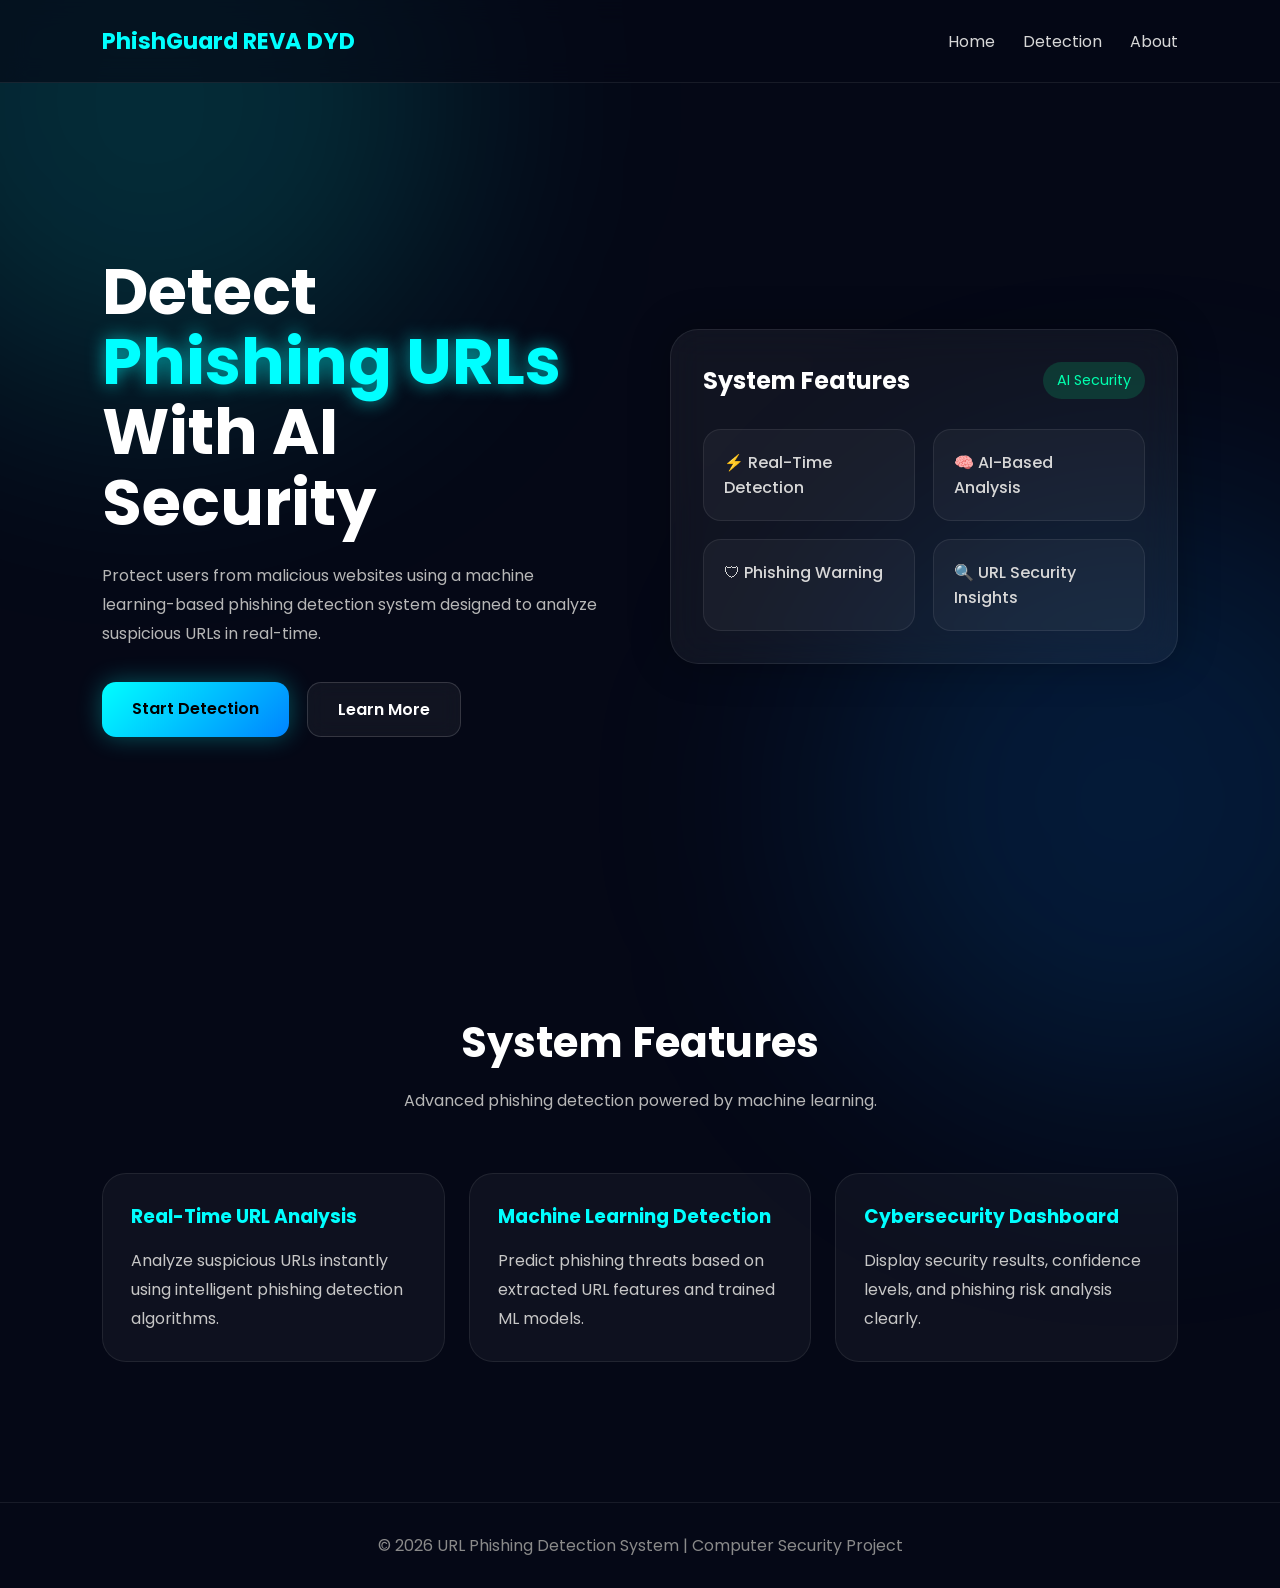
<file: frontend/html/index.html>
<!DOCTYPE html>
<html lang="en">
<head>
  <meta charset="UTF-8" />
  <meta name="viewport" content="width=device-width, initial-scale=1.0" />
  <title>URL Phishing Detection System</title>

  <link rel="preconnect" href="https://fonts.googleapis.com">
  <link rel="preconnect" href="https://fonts.gstatic.com" crossorigin>

  <link href="https://fonts.googleapis.com/css2?family=Poppins:wght@300;400;500;600;700&display=swap" rel="stylesheet">

  <link rel="stylesheet" href="../css/style.css">
</head>

<body>

  <div class="background-glow glow-1"></div>
  <div class="background-glow glow-2"></div>

  <nav>
    <div class="logo">PhishGuard REVA DYD</div>

    <div class="nav-links">
      <a href="index.html">Home</a>
      <a href="detection.html">Detection</a>
      <a href="about.html">About</a>
    </div>
  </nav>

  <section class="hero">

    <div class="hero-container">

      <div class="hero-text">
        <h1>
          Detect <span>Phishing URLs</span><br>
          With AI Security
        </h1>

        <p>
          Protect users from malicious websites using a machine learning-based phishing detection system designed to analyze suspicious URLs in real-time.
        </p>

        <div class="buttons">
          <a href="detection.html" class="btn-primary">
            Start Detection
          </a>

          <a href="about.html" class="btn-secondary">
            Learn More
          </a>
        </div>
      </div>

      <div class="hero-card">

    <div class="scan-header">

        <h2>System Features</h2>

        <div class="status">
            AI Security
        </div>

    </div>

    <div class="simple-features">

        <div class="simple-feature">
            ⚡ Real-Time Detection
        </div>

        <div class="simple-feature">
            🧠 AI-Based Analysis
        </div>

        <div class="simple-feature">
            🛡 Phishing Warning
        </div>

        <div class="simple-feature">
            🔍 URL Security Insights
        </div>

    </div>

</div>

  </section>

  <section class="features">

    <div class="section-title">
      <h2>System Features</h2>
      <p>Advanced phishing detection powered by machine learning.</p>
    </div>

    <div class="feature-grid">

      <div class="feature-box">
        <h3>Real-Time URL Analysis</h3>
        <p>
          Analyze suspicious URLs instantly using intelligent phishing detection algorithms.
        </p>
      </div>

      <div class="feature-box">
        <h3>Machine Learning Detection</h3>
        <p>
          Predict phishing threats based on extracted URL features and trained ML models.
        </p>
      </div>

      <div class="feature-box">
        <h3>Cybersecurity Dashboard</h3>
        <p>
          Display security results, confidence levels, and phishing risk analysis clearly.
        </p>
      </div>

    </div>

  </section>

  <footer>
    © 2026 URL Phishing Detection System | Computer Security Project
  </footer>

  <script src="../js/script.js"></script>

</body>
</html>
</file>
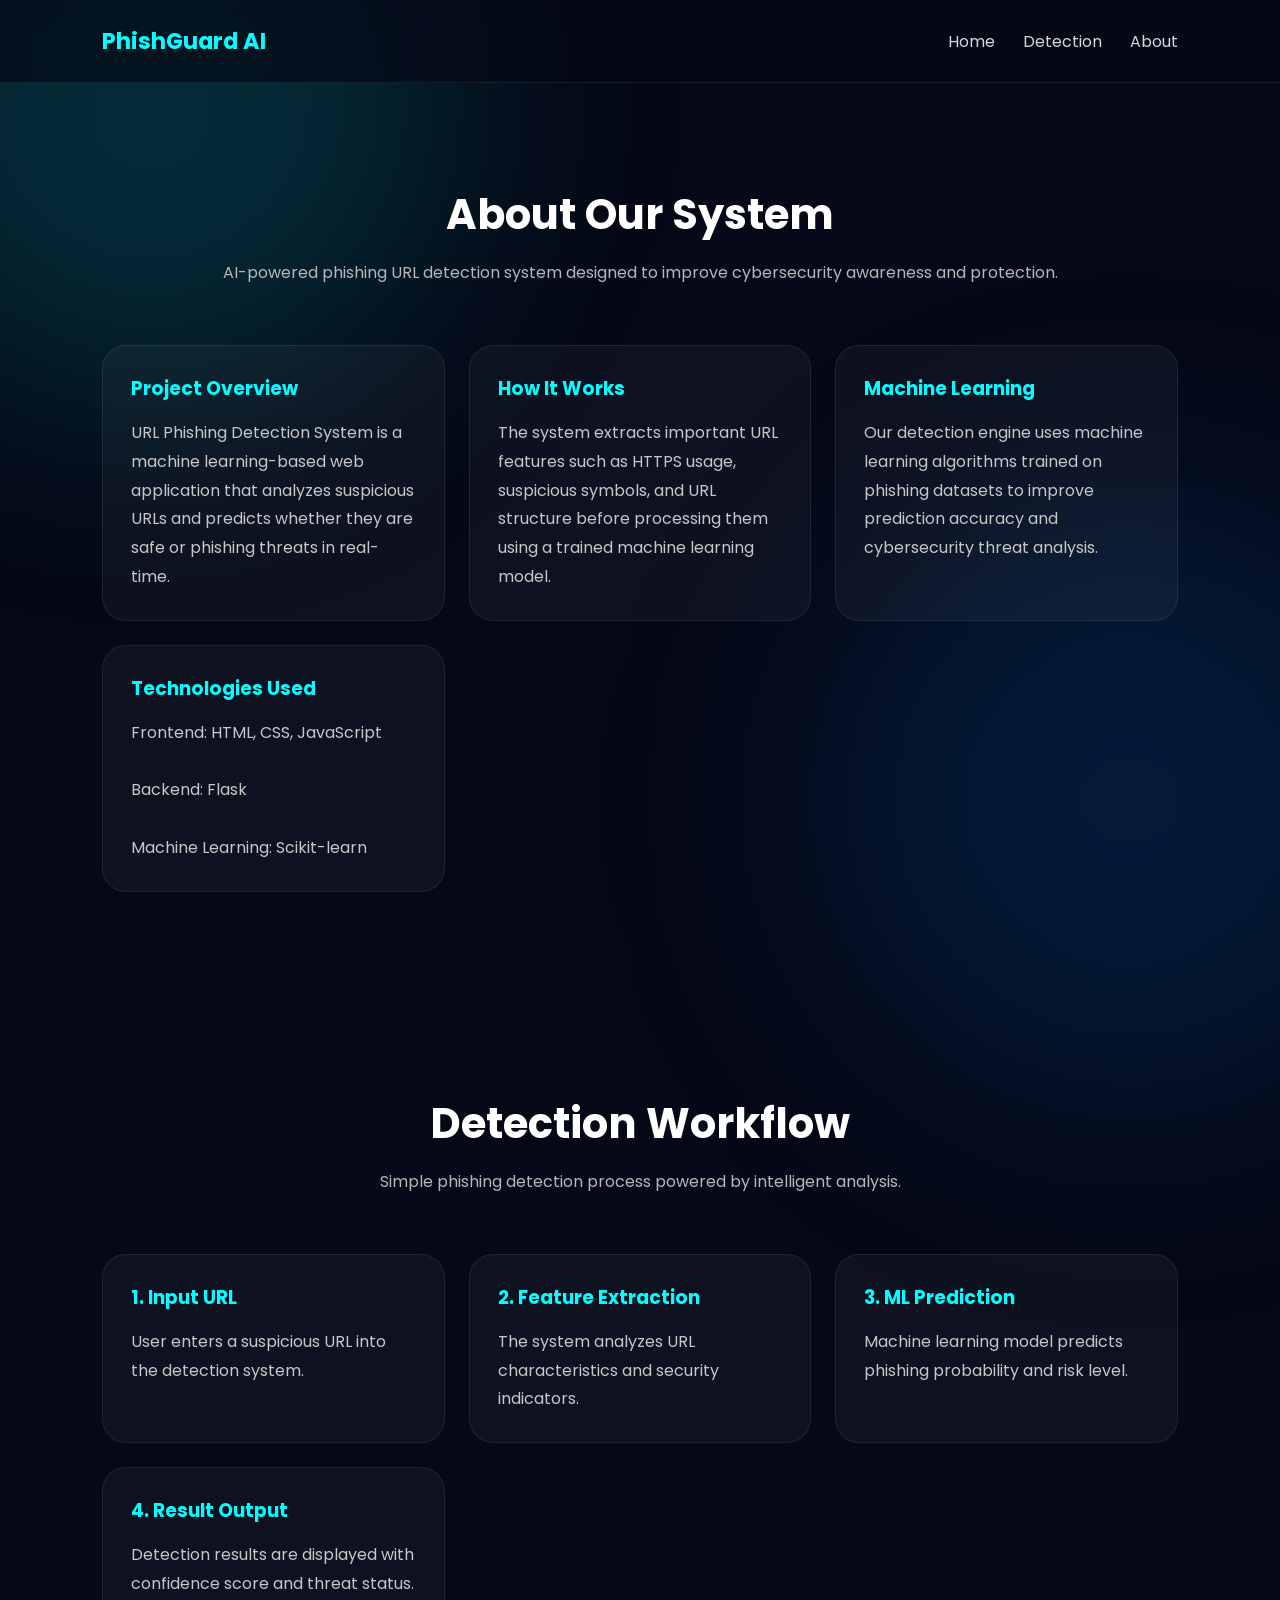
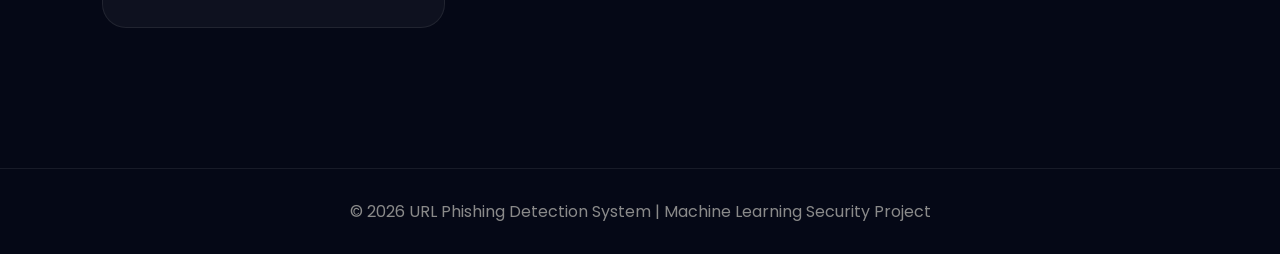
<file: frontend/html/about.html>
<!DOCTYPE html>
<html lang="en">
<head>
    <meta charset="UTF-8">
    <meta name="viewport" content="width=device-width, initial-scale=1.0">

    <title>About System</title>

    <link rel="stylesheet" href="../css/style.css">

    <link rel="preconnect" href="https://fonts.googleapis.com">
    <link rel="preconnect" href="https://fonts.gstatic.com" crossorigin>

    <link href="https://fonts.googleapis.com/css2?family=Poppins:wght@300;400;500;600;700&display=swap" rel="stylesheet">
</head>

<body>

    <div class="background-glow glow-1"></div>
    <div class="background-glow glow-2"></div>

    <nav>

        <div class="logo">
            PhishGuard AI
        </div>

        <div class="nav-links">
            <a href="index.html">Home</a>
            <a href="detection.html">Detection</a>
            <a href="about.html">About</a>
        </div>

    </nav>

    <section class="features">

        <div class="section-title">
            <h2>About Our System</h2>

            <p>
                AI-powered phishing URL detection system designed to improve cybersecurity awareness and protection.
            </p>
        </div>

        <div class="feature-grid">

            <div class="feature-box">

                <h3>Project Overview</h3>

                <p>
                    URL Phishing Detection System is a machine learning-based web application that analyzes suspicious URLs and predicts whether they are safe or phishing threats in real-time.
                </p>

            </div>

            <div class="feature-box">

                <h3>How It Works</h3>

                <p>
                    The system extracts important URL features such as HTTPS usage, suspicious symbols, and URL structure before processing them using a trained machine learning model.
                </p>

            </div>

            <div class="feature-box">

                <h3>Machine Learning</h3>

                <p>
                    Our detection engine uses machine learning algorithms trained on phishing datasets to improve prediction accuracy and cybersecurity threat analysis.
                </p>

            </div>

            <div class="feature-box">

                <h3>Technologies Used</h3>

                <p>
                    Frontend: HTML, CSS, JavaScript<br><br>
                    Backend: Flask<br><br>
                    Machine Learning: Scikit-learn
                </p>

            </div>

        </div>

    </section>

    <section class="features">

        <div class="section-title">
            <h2>Detection Workflow</h2>

            <p>
                Simple phishing detection process powered by intelligent analysis.
            </p>
        </div>

        <div class="feature-grid">

            <div class="feature-box">
                <h3>1. Input URL</h3>

                <p>
                    User enters a suspicious URL into the detection system.
                </p>
            </div>

            <div class="feature-box">
                <h3>2. Feature Extraction</h3>

                <p>
                    The system analyzes URL characteristics and security indicators.
                </p>
            </div>

            <div class="feature-box">
                <h3>3. ML Prediction</h3>

                <p>
                    Machine learning model predicts phishing probability and risk level.
                </p>
            </div>

            <div class="feature-box">
                <h3>4. Result Output</h3>

                <p>
                    Detection results are displayed with confidence score and threat status.
                </p>
            </div>

        </div>

    </section>

    <footer>
        © 2026 URL Phishing Detection System | Machine Learning Security Project
    </footer>

</body>
</html>
</file>
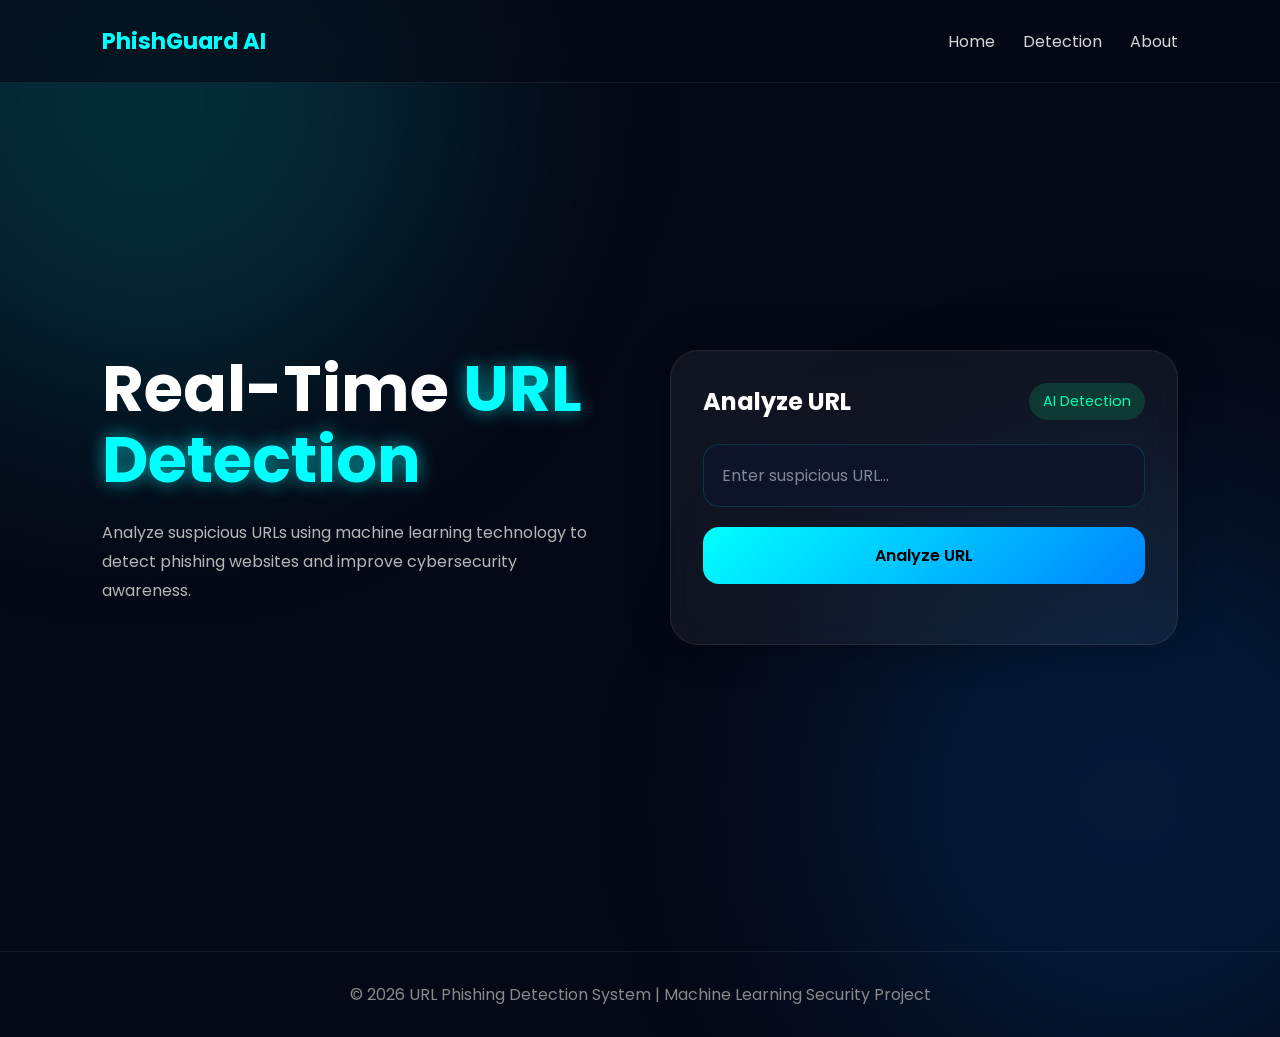
<file: frontend/html/detection.html>
<!DOCTYPE html>
<html lang="en">

<head>
    <meta charset="UTF-8">
    <meta name="viewport" content="width=device-width, initial-scale=1.0">

    <title>URL Detection</title>

    <link rel="stylesheet" href="../css/style.css">

    <link rel="preconnect" href="https://fonts.googleapis.com">
    <link rel="preconnect" href="https://fonts.gstatic.com" crossorigin>

    <link href="https://fonts.googleapis.com/css2?family=Poppins:wght@300;400;500;600;700&display=swap"
        rel="stylesheet">
</head>

<body>

    <div class="background-glow glow-1"></div>
    <div class="background-glow glow-2"></div>

    <nav>

        <div class="logo">
            PhishGuard AI
        </div>

        <div class="nav-links">
            <a href="index.html">Home</a>
            <a href="detection.html">Detection</a>
            <a href="about.html">About</a>
        </div>

    </nav>

    <section class="hero">

        <div class="hero-container">

            <div class="hero-text">

                <h1>
                    Real-Time <span>URL Detection</span>
                </h1>

                <p>
                    Analyze suspicious URLs using machine learning technology to detect phishing websites and improve cybersecurity awareness.
                </p>

            </div>

            <div class="hero-card">

                <div class="scan-header">
                    <h2>Analyze URL</h2>
                    <div class="status">AI Detection</div>
                </div>

                <input
                    type="text"
                    placeholder="Enter suspicious URL..."
                    class="url-input"
                >

                <button class="detect-btn">
                    Analyze URL
                </button>

                <!-- Loading -->

                <div class="loading-box hidden" id="loadingBox">

                    <div class="loading-spinner"></div>

                    <p>
                        Analyzing URL...
                    </p>

                </div>

                <!-- Result -->

                <div class="scan-result hidden" id="resultBox">

                    <div class="warning-box">

                        ⚠ WARNING: This URL is detected as a phishing website and may contain malicious activity.

                    </div>

                    <div class="result-grid">

                        <div class="result-card">
                            <h3>Threat Level</h3>
                            <p class="danger">High</p>
                        </div>

                        <div class="result-card">
                            <h3>Prediction</h3>
                            <p class="danger">Phishing</p>
                        </div>

                        <div class="result-card">
                            <h3>Confidence</h3>
                            <p>92%</p>
                        </div>

                        <div class="result-card">
                            <h3>HTTPS Status</h3>
                            <p class="safe">Detected</p>
                        </div>
                        <div class="analysis-box">

        <h3>
            Analysis Explanation
        </h3>

        <p id="analysisText">

            This URL contains suspicious phishing characteristics.

        </p>

    </div>

                    </div>

                </div>

            </div>

        </div>

    </section>

    <section class="features hidden" id="indicatorSection">

        <div class="section-title">

            <h2>Suspicious Indicators</h2>

            <p>
                The system analyzes several suspicious URL characteristics commonly used in phishing attacks.
            </p>

        </div>

        <div class="feature-grid">

            <div class="feature-box">

                <h3>IP Address Usage</h3>

                <p>
                    URLs containing raw IP addresses instead of domain names are often associated with phishing websites.
                </p>

            </div>

            <div class="feature-box">

                <h3>Long URL Structure</h3>

                <p>
                    Extremely long URLs may be used to hide malicious domains and confuse users.
                </p>

            </div>

            <div class="feature-box">

                <h3>Excessive Symbols</h3>

                <p>
                    Suspicious symbols such as multiple hyphens, special characters, or unusual patterns may indicate phishing activity.
                </p>

            </div>

            <div class="feature-box">

                <h3>HTTPS & Security Check</h3>

                <p>
                    The system evaluates HTTPS usage and other security indicators to improve phishing detection accuracy.
                </p>

            </div>

        </div>

    </section>

    <footer>
        © 2026 URL Phishing Detection System | Machine Learning Security Project
    </footer>

    <script src="../js/script.js"></script>

</body>

</html>
</file>
<file: frontend/css/style.css>
/* =========================
   GLOBAL
========================= */

*{
    margin:0;
    padding:0;
    box-sizing:border-box;
    font-family:'Poppins',sans-serif;
}

body{
    background:#050816;
    color:white;
    overflow-x:hidden;
}

/* =========================
   BACKGROUND GLOW
========================= */

.background-glow{
    position:fixed;
    width:600px;
    height:600px;
    border-radius:50%;
    filter:blur(120px);
    z-index:-1;
    animation:floatGlow 8s ease-in-out infinite alternate;
}

.glow-1{
    top:-200px;
    left:-150px;
    background:rgba(0,255,255,0.15);
}

.glow-2{
    bottom:-200px;
    right:-150px;
    background:rgba(0,132,255,0.15);
}

@keyframes floatGlow{

    from{
        transform:translateY(0px);
    }

    to{
        transform:translateY(40px);
    }

}

/* =========================
   NAVBAR
========================= */

nav{
    width:100%;
    padding:24px 8%;
    display:flex;
    justify-content:space-between;
    align-items:center;
    position:sticky;
    top:0;
    z-index:1000;
    backdrop-filter:blur(12px);
    background:rgba(5,8,22,0.65);
    border-bottom:1px solid rgba(255,255,255,0.08);
}

.logo{
    font-size:1.4rem;
    font-weight:700;
    color:#00ffff;
}

.nav-links{
    display:flex;
    gap:28px;
}

.nav-links a{
    color:#d7d7d7;
    text-decoration:none;
    transition:0.3s ease;
}

.nav-links a:hover{
    color:#00ffff;
}

/* =========================
   HERO SECTION
========================= */

.hero{
    min-height:92vh;
    display:flex;
    justify-content:center;
    align-items:center;
    padding:0 8%;
}

.hero-container{
    width:100%;
    display:grid;
    grid-template-columns:repeat(auto-fit,minmax(320px,1fr));
    gap:60px;
    align-items:center;
}

.hero-text h1{
    font-size:4rem;
    line-height:1.1;
    margin-bottom:24px;
}

.hero-text span{
    color:#00ffff;
    text-shadow:0 0 18px rgba(0,255,255,0.6);
}

.hero-text p{
    color:#b7b7b7;
    line-height:1.8;
    max-width:550px;
    margin-bottom:34px;
}

/* =========================
   BUTTONS
========================= */

.buttons{
    display:flex;
    gap:18px;
    flex-wrap:wrap;
}

.btn-primary,
.btn-secondary{
    padding:14px 30px;
    border-radius:14px;
    text-decoration:none;
    font-weight:600;
    transition:0.3s ease;
}

.btn-primary{
    background:linear-gradient(135deg,#00ffff,#0084ff);
    color:black;
    box-shadow:0 0 25px rgba(0,255,255,0.3);
}

.btn-primary:hover{
    transform:translateY(-3px);
    box-shadow:0 0 35px rgba(0,255,255,0.5);
}

.btn-secondary{
    border:1px solid rgba(255,255,255,0.15);
    color:white;
    background:rgba(255,255,255,0.05);
    backdrop-filter:blur(10px);
}

.btn-secondary:hover{
    border-color:#00ffff;
    color:#00ffff;
}

/* =========================
   HERO CARD
========================= */

.hero-card{
    background:rgba(255,255,255,0.05);
    border:1px solid rgba(255,255,255,0.08);
    backdrop-filter:blur(18px);
    border-radius:28px;
    padding:32px;
    box-shadow:0 0 40px rgba(0,0,0,0.3);
}

.scan-header{
    display:flex;
    justify-content:space-between;
    align-items:center;
    margin-bottom:24px;
}

.status{
    background:rgba(0,255,140,0.15);
    color:#00ffae;
    padding:8px 14px;
    border-radius:999px;
    font-size:0.9rem;
}

/* =========================
   INPUT
========================= */

.url-input{
    width:100%;
    padding:18px;
    border-radius:16px;
    border:1px solid rgba(0,255,255,0.15);
    background:#0d1328;
    color:white;
    outline:none;
    margin-bottom:20px;
    font-size:1rem;
    transition:0.3s ease;
}

.url-input:focus{
    border-color:#00ffff;
    box-shadow:0 0 20px rgba(0,255,255,0.18);
}

.url-input::placeholder{
    color:#7f8899;
}

/* =========================
   DETECT BUTTON
========================= */

.detect-btn{
    width:100%;
    padding:16px;
    border:none;
    border-radius:16px;
    background:linear-gradient(135deg,#00ffff,#0084ff);
    color:black;
    font-size:1rem;
    font-weight:600;
    cursor:pointer;
    transition:0.3s ease;
    margin-bottom:28px;
}

.detect-btn:hover{
    transform:translateY(-3px);
    box-shadow:0 0 30px rgba(0,255,255,0.35);
}

.detect-btn:active{
    transform:scale(0.98);
}

/* =========================
   LOADING
========================= */

.hidden{
    display:none;
}

.loading-box{
    text-align:center;
    padding:35px 0;
}

.loading-spinner{
    width:65px;
    height:65px;
    border-radius:50%;
    margin:auto;
    border:5px solid rgba(255,255,255,0.08);
    border-top:5px solid #00ffff;
    animation:spin 1s linear infinite;
}

@keyframes spin{

    100%{
        transform:rotate(360deg);
    }

}

.loading-box p{
    margin-top:18px;
    color:#b7b7b7;
}

/* =========================
   RESULT SECTION
========================= */

.scan-result{
    width:100%;
    animation:fadeIn 0.5s ease;
}

@keyframes fadeIn{

    from{
        opacity:0;
        transform:translateY(15px);
    }

    to{
        opacity:1;
        transform:translateY(0);
    }

}

.result-grid{
    display:grid;
    grid-template-columns:repeat(2,1fr);
    gap:18px;
}

.result-card{
    background:rgba(255,255,255,0.04);
    border:1px solid rgba(255,255,255,0.08);
    border-radius:20px;
    padding:24px;
}

.result-card h3{
    font-size:0.95rem;
    color:#9ba3b4;
    margin-bottom:12px;
}

.result-card p{
    font-size:1.6rem;
    font-weight:600;
}

.safe{
    color:#00ffae;
}

.danger{
    color:#ff4f81;
}

/* =========================
   WARNING & SUCCESS
========================= */

.warning-box{
    background:rgba(255,79,129,0.10);
    border:1px solid rgba(255,79,129,0.28);
    color:#ff4f81;
    padding:18px 22px;
    border-radius:18px;
    margin-bottom:24px;
    line-height:1.8;
    font-size:0.95rem;
}

.success-box{
    background:rgba(0,255,174,0.10);
    border:1px solid rgba(0,255,174,0.28);
    color:#00ffae;
    padding:18px 22px;
    border-radius:18px;
    margin-bottom:24px;
    line-height:1.8;
    font-size:0.95rem;
}

/* =========================
   ANALYSIS BOX
========================= */

.analysis-box{
    grid-column: span 2;

    width:100%;
    margin-top:24px;
    padding:28px;
    border-radius:22px;
    background:rgba(255,255,255,0.04);
    border:1px solid rgba(255,255,255,0.08);
}

.analysis-box h3{
    color:#00ffff;
    margin-bottom:14px;
    font-size:1.2rem;
}

.analysis-box p{
    color:#c7c7c7;
    line-height:1.9;
}

/* =========================
   FEATURES SECTION
========================= */

.features{
    padding:100px 8%;
}

.section-title{
    text-align:center;
    margin-bottom:60px;
}

.section-title h2{
    font-size:2.6rem;
    margin-bottom:14px;
}

.section-title p{
    color:#b7b7b7;
}

.feature-grid{
    display:grid;
    grid-template-columns:repeat(auto-fit,minmax(260px,1fr));
    gap:24px;
}

.feature-box{
    background:rgba(255,255,255,0.04);
    border:1px solid rgba(255,255,255,0.08);
    border-radius:24px;
    padding:28px;
    transition:0.3s ease;
}

.feature-box:hover{
    transform:translateY(-8px);
    border-color:rgba(0,255,255,0.3);
    box-shadow:0 0 25px rgba(0,255,255,0.1);
}

.feature-box h3{
    margin-bottom:16px;
    color:#00ffff;
}

.feature-box p{
    color:#c7c7c7;
    line-height:1.8;
}

/* =========================
   FOOTER
========================= */

footer{
    text-align:center;
    padding:30px;
    color:#8a8a8a;
    border-top:1px solid rgba(255,255,255,0.08);
    margin-top:40px;
}

/* =========================
   RESPONSIVE
========================= */

@media(max-width:768px){

    .hero{
        padding-top:60px;
    }

    .hero-container{
        gap:40px;
    }

    .hero-text{
        text-align:center;
    }

    .hero-text h1{
        font-size:2.7rem;
    }

    .hero-text p{
        margin:auto;
        margin-bottom:30px;
    }

    .buttons{
        justify-content:center;
    }

    .hero-card{
        padding:24px;
    }

    .result-grid{
        grid-template-columns:1fr;
    }

    .feature-grid{
        grid-template-columns:1fr;
    }

    .nav-links{
        display:none;
    }

}

/* card */
.simple-features{
    display:grid;
    grid-template-columns:repeat(2,1fr);
    gap:18px;
    margin-top:30px;
}

.simple-feature{
    padding:20px;
    border-radius:18px;
    background:rgba(255,255,255,0.04);
    border:1px solid rgba(255,255,255,0.08);
    color:#d7d7d7;
    font-weight:500;
    transition:0.3s ease;
}

.simple-feature:hover{
    transform:translateY(-4px);
    border-color:rgba(0,255,255,0.3);
    color:#00ffff;
}
</file>
